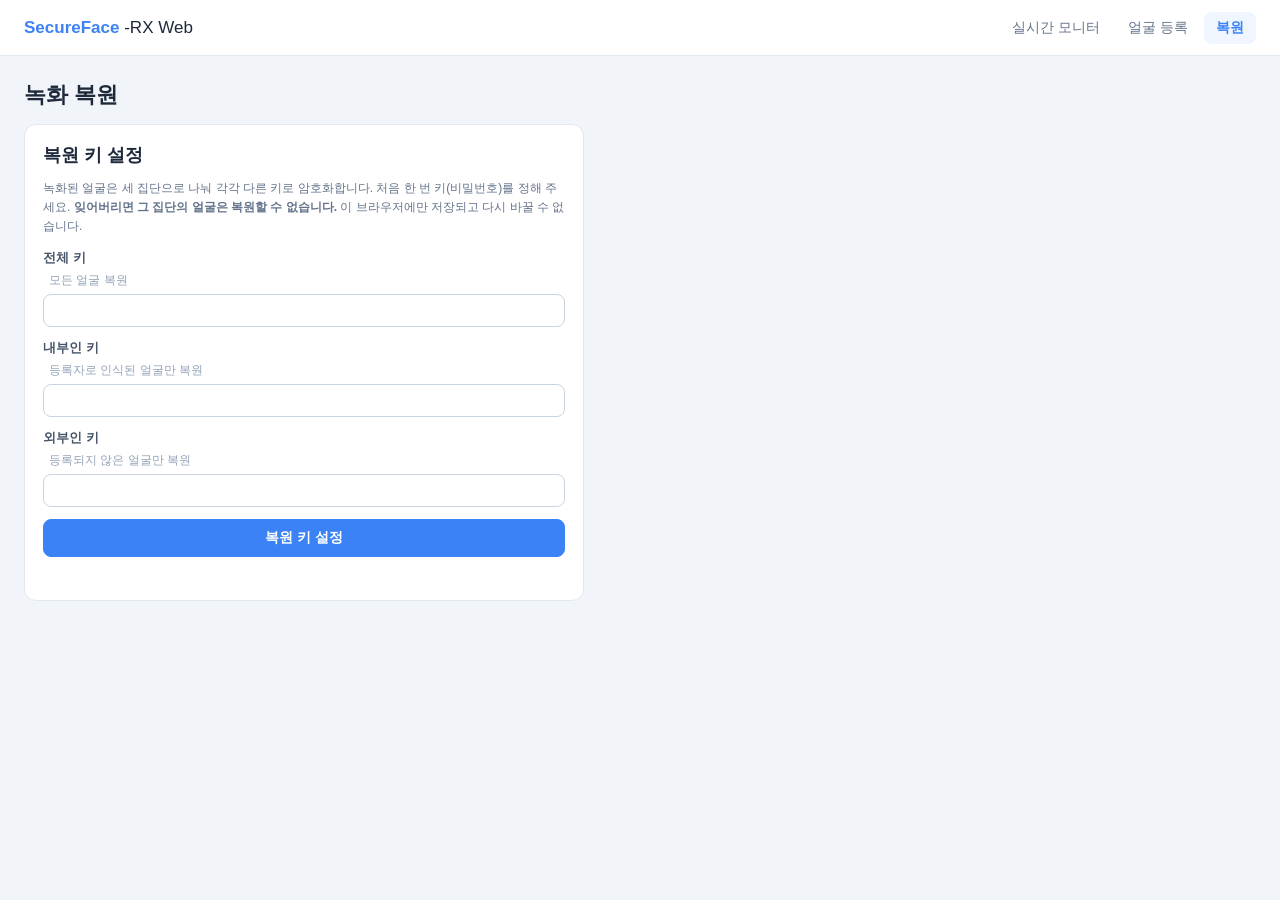
<file: restore.html>
<!doctype html>
<html lang="ko">
<head>
  <meta charset="utf-8">
  <meta name="viewport" content="width=device-width, initial-scale=1">
  <title>복원 · SecureFace-RX Web</title>
  <link rel="stylesheet" href="css/style.css">
</head>
<body>
  <header class="topbar">
    <div class="brand">SecureFace <span>-RX Web</span></div>
    <nav class="nav">
      <a href="index.html">실시간 모니터</a>
      <a href="register.html">얼굴 등록</a>
      <a href="restore.html" class="active">복원</a>
    </nav>
  </header>

  <main class="page">
    <h1 class="page-title">녹화 복원</h1>

    <!-- 처음 한 번: 집단별 복원 키 설정 -->
    <section class="card narrow-card" id="setupCard" hidden>
      <h2>복원 키 설정</h2>
      <p class="hint">녹화된 얼굴은 세 집단으로 나눠 각각 다른 키로 암호화합니다. 처음 한 번 키(비밀번호)를 정해 주세요.
        <b>잊어버리면 그 집단의 얼굴은 복원할 수 없습니다.</b> 이 브라우저에만 저장되고 다시 바꿀 수 없습니다.</p>
      <label class="field">전체 키 <span class="sub">모든 얼굴 복원</span>
        <input type="password" id="pwMaster" autocomplete="new-password" minlength="4"></label>
      <label class="field">내부인 키 <span class="sub">등록자로 인식된 얼굴만 복원</span>
        <input type="password" id="pwInternal" autocomplete="new-password" minlength="4"></label>
      <label class="field">외부인 키 <span class="sub">등록되지 않은 얼굴만 복원</span>
        <input type="password" id="pwExternal" autocomplete="new-password" minlength="4"></label>
      <button type="button" class="btn primary wide" id="setupKeys">복원 키 설정</button>
      <p class="msg" id="setupMsg"></p>
    </section>

    <div class="restore-layout" id="restoreLayout" hidden>
      <aside class="side">
        <div class="side-head"><b>녹화 목록</b> <span class="hint" id="chunkCount"></span></div>
        <ul class="list chunk-list" id="chunkList"></ul>
      </aside>

      <section class="viewer">
        <div class="viewer-empty" id="viewerEmpty">왼쪽에서 녹화를 선택하세요.</div>
        <div id="viewerBody" hidden>
          <div class="viewer-head">
            <div>
              <div class="viewer-title" id="viewerTitle"></div>
              <div class="hint" id="viewerMeta"></div>
            </div>
            <span class="badge" id="viewerMode"></span>
          </div>
          <div class="stage player-stage"><canvas id="player"></canvas></div>
          <div class="player-controls">
            <button type="button" class="btn small" id="playPause">일시정지</button>
            <input type="range" id="seek" min="0" value="0" aria-label="재생 위치">
            <span class="hint" id="timeLabel">0.0초</span>
          </div>

          <div class="card restore-card">
            <div class="key-choice" role="radiogroup" aria-label="복원 키 종류">
              <label><input type="radio" name="keyGroup" value="external" checked> 외부인</label>
              <label><input type="radio" name="keyGroup" value="internal"> 내부인</label>
              <label><input type="radio" name="keyGroup" value="master"> 전체</label>
            </div>
            <div class="key-row">
              <input type="password" id="keyInput" placeholder="선택한 집단의 복원 키" autocomplete="off">
              <button type="button" class="btn primary" id="restoreBtn">복원</button>
              <button type="button" class="btn" id="blurBtn" hidden>블러로 되돌리기</button>
            </div>
            <p class="msg" id="restoreMsg"></p>
          </div>
          <button type="button" class="btn small danger-text" id="deleteChunk">이 녹화 삭제</button>
        </div>
      </section>
    </div>
    <p class="error" id="error" role="alert"></p>
  </main>
  <script type="module" src="js/restore.js"></script>
</body>
</html>
</file>
<file: css/style.css>
* { box-sizing: border-box; }
body {
  margin: 0;
  font-family: 'Malgun Gothic', 'Apple SD Gothic Neo', 'Noto Sans KR', sans-serif;
  background: #F1F5F9;
  color: #1E293B;
}
button, input, select { font: inherit; }

.topbar {
  height: 56px; padding: 0 24px;
  display: flex; align-items: center; justify-content: space-between; gap: 12px;
  background: #fff; border-bottom: 1px solid #E2E8F0;
}
.brand { font-size: 17px; font-weight: 700; color: #3B82F6; }
.brand span { color: #1E293B; font-weight: 400; }
.nav { display: flex; gap: 4px; }
.nav a { padding: 7px 12px; border-radius: 8px; color: #64748B; font-size: 14px; text-decoration: none; white-space: nowrap; }
.nav a:hover { background: #F1F5F9; color: #1E293B; }
.nav a.active { background: #EFF6FF; color: #3B82F6; font-weight: 600; }
.privacy-note { align-self: flex-start; margin: 0; font-size: 12px; color: #15803D; background: #F0FDF4; padding: 5px 10px; border-radius: 999px; }
.notice { padding: 10px 14px; border-radius: 10px; background: #FFF8E8; border: 1px solid #FFDDA3; color: #8A5A08; font-size: 14px; }
.notice[hidden] { display: none; }
.notice a { color: #B45309; font-weight: 600; margin-left: 6px; }

.page { padding: 20px 24px; max-width: 1280px; margin: 0 auto; display: flex; flex-direction: column; gap: 14px; }
.page.narrow { max-width: 760px; }
.page-title { margin: 4px 0 0; font-size: 22px; }
.card { background: #fff; border: 1px solid #E2E8F0; border-radius: 12px; padding: 18px; display: flex; flex-direction: column; gap: 12px; }
.card[hidden] { display: none; }
.card h2 { margin: 0; font-size: 18px; }
.narrow-card { max-width: 560px; }
.form-row { display: grid; grid-template-columns: 1fr 1fr; gap: 12px; }
.field .sub { font-weight: 400; font-size: 12px; color: #94A3B8; margin-left: 6px; }
.btn.big { padding: 13px 16px; font-size: 16px; }
.btn.danger-text { color: #B91C1C; align-self: flex-start; }
a.btn { text-decoration: none; justify-content: center; }

.controls { display: flex; flex-wrap: wrap; align-items: center; gap: 8px; }
.btn {
  display: inline-flex; align-items: center; padding: 9px 16px; border-radius: 8px;
  border: 1px solid #DBE4F0; background: #fff; color: #334155; font-weight: 600; font-size: 14px; cursor: pointer;
}
.btn.primary { background: #3B82F6; border-color: #3B82F6; color: #fff; }
.btn:disabled { opacity: .5; cursor: not-allowed; }
.check { display: flex; align-items: center; gap: 6px; margin-left: 8px; font-size: 14px; color: #475569; cursor: pointer; }

.stats { display: grid; grid-template-columns: repeat(5, minmax(0, 1fr)); gap: 10px; }
.stat { background: #fff; border: 1px solid #E2E8F0; border-radius: 12px; padding: 12px 16px; }
.stat .label { font-size: 11px; color: #64748B; }
.stat .value { font-size: 20px; font-weight: 700; margin-top: 2px; white-space: nowrap; overflow: hidden; text-overflow: ellipsis; }

.stat .value.danger { color: #DC2626; }
.stat .value.small { font-size: 15px; padding-top: 4px; }
.stat .value.rec { color: #DC2626; }

/* ── 얼굴 등록 ── */
.steps { display: flex; gap: 8px; }
.step { flex: 1; display: flex; align-items: center; gap: 8px; padding: 8px 10px; border-radius: 10px; background: #F8FAFC; color: #94A3B8; font-size: 14px; font-weight: 600; }
.step span { width: 24px; height: 24px; border-radius: 50%; background: #E2E8F0; color: #64748B; display: inline-flex; align-items: center; justify-content: center; font-size: 13px; }
.step.active { background: #EFF6FF; color: #1D4ED8; }
.step.active span { background: #3B82F6; color: #fff; }
.step.done { color: #15803D; }
.step.done span { background: #16A34A; color: #fff; }
.reg-stage { position: relative; background: #0F172A; border-radius: 12px; overflow: hidden; aspect-ratio: 4 / 3; }
#regView { width: 100%; height: 100%; object-fit: cover; display: block; }
.guide-oval {
  position: absolute; left: 50%; top: 46%; width: 38%; aspect-ratio: 3 / 4; transform: translate(-50%, -50%);
  border: 4px dashed rgba(255, 255, 255, .75); border-radius: 50%; pointer-events: none; transition: border-color .2s;
}
.guide-oval.ok { border-style: solid; border-color: #22C55E; }
.instruction {
  position: absolute; left: 0; right: 0; bottom: 0; padding: 14px; text-align: center;
  background: linear-gradient(transparent, rgba(15, 23, 42, .85)); color: #fff; font-size: 20px; font-weight: 700;
}
.capture-foot { display: flex; align-items: center; justify-content: space-between; gap: 10px; }
.small-note { font-size: 11px; }
.done { align-items: center; text-align: center; }
.done-icon { width: 64px; height: 64px; border-radius: 50%; background: #DCFCE7; color: #16A34A; font-size: 34px; font-weight: 800; display: flex; align-items: center; justify-content: center; }
.done-actions { display: flex; gap: 8px; flex-wrap: wrap; justify-content: center; }

/* ── 복원 ── */
.restore-layout { display: grid; grid-template-columns: 300px minmax(0, 1fr); gap: 14px; align-items: start; }
.restore-layout[hidden] { display: none; }
.side-head { padding: 12px 14px; border-bottom: 1px solid #E2E8F0; display: flex; justify-content: space-between; align-items: center; }
.chunk-list { padding: 10px; max-height: 70vh; overflow-y: auto; }
.chunk-list li.chunk-item { flex-direction: column; align-items: flex-start; gap: 3px; cursor: pointer; }
.chunk-list li.chunk-item:hover { background: #F8FAFC; }
.chunk-list li.chunk-item.selected { border-color: #93C5FD; background: #EFF6FF; }
.viewer { display: flex; flex-direction: column; gap: 12px; }
.viewer-empty { padding: 60px 16px; text-align: center; color: #94A3B8; background: #fff; border: 1px dashed #CBD5E1; border-radius: 12px; }
.viewer-empty[hidden], #viewerBody[hidden] { display: none; }
#viewerBody { display: flex; flex-direction: column; gap: 12px; }
.viewer-head { display: flex; justify-content: space-between; align-items: center; gap: 10px; }
.viewer-title { font-size: 18px; font-weight: 700; }
#player { width: 100%; height: 100%; object-fit: contain; display: block; }
.player-controls { display: flex; align-items: center; gap: 10px; }
.player-controls input[type=range] { flex: 1; }
.key-choice { display: flex; gap: 8px; flex-wrap: wrap; }
.key-choice label { display: flex; align-items: center; gap: 6px; padding: 8px 12px; border: 1px solid #E2E8F0; border-radius: 8px; cursor: pointer; font-weight: 600; font-size: 14px; }
.key-choice label:has(input:checked) { border-color: #93C5FD; background: #EFF6FF; color: #1D4ED8; }
.key-row { display: flex; gap: 8px; flex-wrap: wrap; }
.key-row input { flex: 1; min-width: 160px; padding: 9px 12px; border: 1px solid #CBD5E1; border-radius: 8px; }

.layout { display: grid; grid-template-columns: minmax(0, 1fr) 320px; gap: 14px; align-items: start; }
.stage {
  position: relative; background: #0F172A; border-radius: 12px; overflow: hidden;
  aspect-ratio: 16 / 9; display: flex; align-items: center; justify-content: center;
}

.side { background: #fff; border: 1px solid #E2E8F0; border-radius: 12px; overflow: hidden; }
.tabs { display: flex; border-bottom: 1px solid #E2E8F0; }
.tab {
  flex: 1; padding: 11px 6px; background: none; border: 0; border-bottom: 2px solid transparent;
  color: #64748B; font-weight: 600; font-size: 13px; cursor: pointer;
}
.tab.active { color: #3B82F6; border-bottom-color: #3B82F6; }
.tab span { display: inline-block; min-width: 18px; padding: 0 5px; border-radius: 999px; background: #EFF6FF; font-size: 11px; }
.tab-panel { padding: 14px; display: flex; flex-direction: column; gap: 10px; max-height: 60vh; overflow-y: auto; }
.tab-panel[hidden] { display: none; }
.hint { margin: 0; font-size: 12px; color: #64748B; line-height: 1.6; }
.field { display: flex; flex-direction: column; gap: 5px; font-size: 13px; font-weight: 600; color: #475569; }
.field input, .field select { padding: 8px 10px; border: 1px solid #CBD5E1; border-radius: 8px; font-weight: 400; }
.btn.wide { justify-content: center; }
.btn.small { padding: 5px 10px; font-size: 12px; }
.progress { height: 8px; background: #E2E8F0; border-radius: 4px; overflow: hidden; }
.progress[hidden] { display: none; }
.progress div { height: 100%; width: 0; background: #3B82F6; transition: width .2s linear; }
.msg { margin: 0; font-size: 13px; min-height: 1em; }
.msg.ok { color: #15803D; }
.msg.err { color: #B91C1C; }
.list { list-style: none; margin: 0; padding: 0; display: flex; flex-direction: column; gap: 6px; }
.list li { display: flex; align-items: center; justify-content: space-between; gap: 8px; padding: 8px 10px; border: 1px solid #EEF2F7; border-radius: 8px; font-size: 13px; }
.list li.empty { justify-content: center; color: #94A3B8; border-style: dashed; }
.list .time { font-size: 11px; color: #94A3B8; white-space: nowrap; }
.list-head { display: flex; align-items: center; justify-content: space-between; }
.badge { display: inline-block; padding: 1px 7px; border-radius: 999px; font-size: 11px; font-weight: 600; }
.badge.ok { background: #F0FDF4; color: #15803D; }
.badge.bad { background: #FEF2F2; color: #B91C1C; }

/* 비허가자 감지 경고 (확인을 눌러야 닫힘) */
.alert-overlay {
  position: fixed; inset: 0; z-index: 1000; padding: 16px;
  background: rgba(15, 23, 42, .6); display: flex; align-items: center; justify-content: center;
}
.alert-overlay[hidden] { display: none; }
.alert-box {
  width: min(560px, 100%); background: #fff; border-top: 10px solid #DC2626; border-radius: 16px;
  padding: 32px 28px 26px; text-align: center; box-shadow: 0 20px 50px rgba(0, 0, 0, .35);
  animation: alertPulse 1.2s ease-in-out infinite;
}
.alert-icon {
  width: 64px; height: 64px; margin: 0 auto 12px; border-radius: 50%; background: #FEE2E2; color: #DC2626;
  display: flex; align-items: center; justify-content: center; font-size: 38px; font-weight: 800;
}
.alert-title { font-size: 32px; font-weight: 800; color: #B91C1C; margin-bottom: 12px; }
.alert-count { font-size: 21px; font-weight: 700; margin-bottom: 8px; }
.alert-reason { font-size: 17px; font-weight: 700; color: #B91C1C; margin-bottom: 6px; }
.alert-time { font-size: 15px; color: #475569; margin-bottom: 24px; line-height: 1.6; white-space: pre-line; }
.alert-confirm {
  width: 100%; padding: 15px; border: 0; border-radius: 12px;
  background: #DC2626; color: #fff; font-size: 21px; font-weight: 700; cursor: pointer;
}
.alert-confirm:hover { background: #B91C1C; }
@keyframes alertPulse {
  0%, 100% { box-shadow: 0 20px 50px rgba(0,0,0,.35), 0 0 0 0 rgba(220,38,38,.5); }
  50% { box-shadow: 0 20px 50px rgba(0,0,0,.35), 0 0 0 14px rgba(220,38,38,0); }
}
#view { width: 100%; height: 100%; object-fit: contain; display: block; }
.placeholder {
  position: absolute; inset: 0; display: flex; align-items: center; justify-content: center;
  text-align: center; color: #94A3B8; font-size: 14px; line-height: 1.8; padding: 16px;
}
.placeholder[hidden] { display: none; }
.error { color: #B91C1C; font-size: 14px; min-height: 1em; margin: 0; }

@media (max-width: 1000px) {
  .layout, .restore-layout { grid-template-columns: minmax(0, 1fr); }
}
@media (max-width: 760px) {
  .topbar { padding: 0 16px; height: auto; min-height: 56px; flex-wrap: wrap; padding-top: 8px; padding-bottom: 8px; }
  .page { padding: 16px; }
  .stats { grid-template-columns: repeat(2, minmax(0, 1fr)); }
  .check { margin-left: 0; }
  .nav { width: 100%; overflow-x: auto; }
  .form-row { grid-template-columns: 1fr; }
  .steps { flex-direction: column; }
  .instruction { font-size: 16px; }
}

/* ── 관제 상황 시뮬레이션 (시간·층 출입 통제) ── */
.scenario { background: #fff; border: 1px solid #E2E8F0; border-radius: 12px; overflow: hidden; }
.scenario.active-sim { border-color: #C6DAFD; }
.scenario-head { display: flex; justify-content: space-between; align-items: center; gap: 10px; padding: 12px 16px; border-bottom: 1px solid #E9EEF5; flex-wrap: wrap; }
.scenario-title { font-weight: 700; font-size: 14px; }
.scenario-title small { font-size: 11px; font-weight: 500; color: #8493AA; margin-left: 6px; }
.scenario-actions { display: flex; align-items: center; gap: 8px; }
.mode-pill { display: inline-flex; padding: 6px 10px; border-radius: 7px; font-weight: 700; font-size: 11px; border: 1px solid #FFDDA3; background: #FFF8E8; color: #A66B0A; }
.mode-pill.off { color: #72829B; border-color: #DFE7F0; background: #fff; }
.scenario-body { padding: 14px 16px; display: grid; grid-template-columns: 180px 1fr; gap: 20px; align-items: start; }
.scenario-body.work-row { border-top: 1px solid #E9EEF5; }
.work-title { font-weight: 650; font-size: 13px; padding-top: 6px; }
.switchline { padding-top: 6px; display: flex; gap: 10px; align-items: center; font-weight: 650; font-size: 13px; }
.switch { width: 39px; height: 23px; background: #CAD4E2; border-radius: 20px; position: relative; cursor: pointer; border: 0; padding: 0; flex-shrink: 0; }
.switch::before { content: ''; position: absolute; background: #fff; width: 17px; height: 17px; left: 3px; top: 3px; border-radius: 50%; transition: .15s; box-shadow: 0 1px 3px rgba(0,0,0,.13); }
.switch.on { background: #3B82F6; }
.switch.on::before { left: 19px; }
.smallnote { font-size: 11px; color: #8A9BB4; margin-top: 7px; line-height: 1.6; font-weight: 400; }
.fields { display: flex; flex-wrap: wrap; align-items: end; gap: 12px; }
.fields .field { font-size: 11px; color: #637893; }
.fields .field select, .fields .field input { height: 36px; min-width: 110px; padding: 0 10px; }
.fields .field select:disabled, .fields .field input:disabled { background: #F6F8FA; color: #ADB7C5; }
.fields .msg { align-self: center; }
.days { display: flex; flex-wrap: wrap; gap: 5px; }
.day { border: 1px solid #E0E8F3; background: #fff; border-radius: 7px; width: 34px; height: 36px; color: #8493A7; font-weight: 650; font-size: 13px; cursor: pointer; }
.day.on { background: #EAF2FF; border-color: #9DC2FF; color: #3B82F6; }
.statusline { border-top: 1px solid #E9EEF5; background: #FBFCFF; display: flex; align-items: center; gap: 12px; flex-wrap: wrap; padding: 10px 16px; color: #60748F; font-size: 12px; }
.statusline strong { color: #2D4363; }
.statusline .deny { color: #B91C1C; font-weight: 600; }
.statusline .ok { color: #15803D; font-weight: 600; }
.separator { height: 14px; width: 1px; background: #D7E2EE; }

/* ── 층 체크박스 · 층 수정 창 ── */
.floor-checks { display: flex; flex-wrap: wrap; gap: 8px; margin-top: 4px; }
.floor-checks label { display: flex; align-items: center; gap: 6px; padding: 8px 12px; border: 1px solid #E2E8F0; border-radius: 8px; cursor: pointer; font-weight: 600; font-size: 14px; color: #334155; }
.floor-checks label:has(input:checked) { border-color: #93C5FD; background: #EFF6FF; color: #1D4ED8; }
.row-actions { display: flex; gap: 6px; flex-shrink: 0; }
.modal-backdrop { position: fixed; inset: 0; z-index: 900; background: rgba(15, 23, 42, .5); display: flex; align-items: center; justify-content: center; padding: 16px; }
.modal-backdrop[hidden] { display: none; }
.modal { width: min(380px, 100%); background: #fff; border-radius: 14px; padding: 22px; display: flex; flex-direction: column; gap: 12px; box-shadow: 0 20px 50px rgba(0,0,0,.25); }
.modal h2 { margin: 0; font-size: 17px; }
.modal-actions { display: flex; justify-content: flex-end; gap: 8px; }

@media (max-width: 1000px) {
  .scenario-body { grid-template-columns: 1fr; gap: 10px; }
}
</file>
